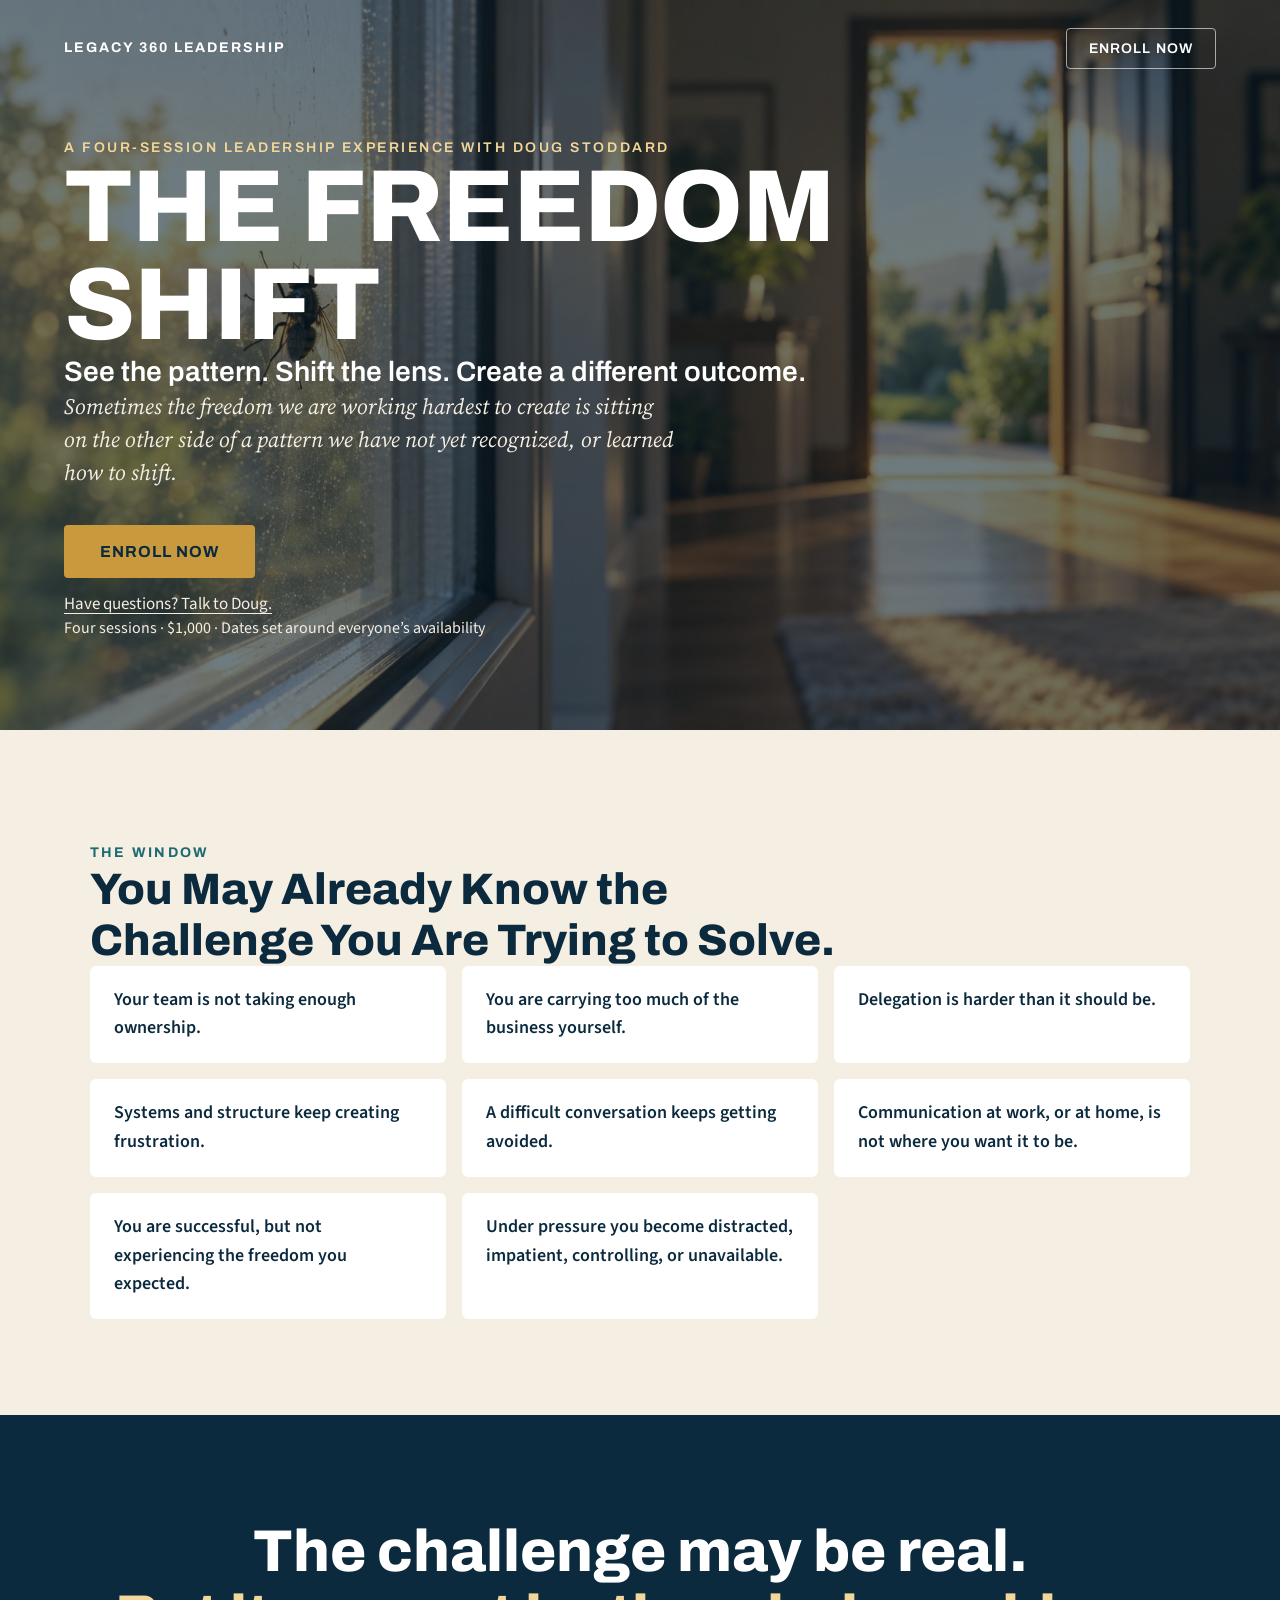
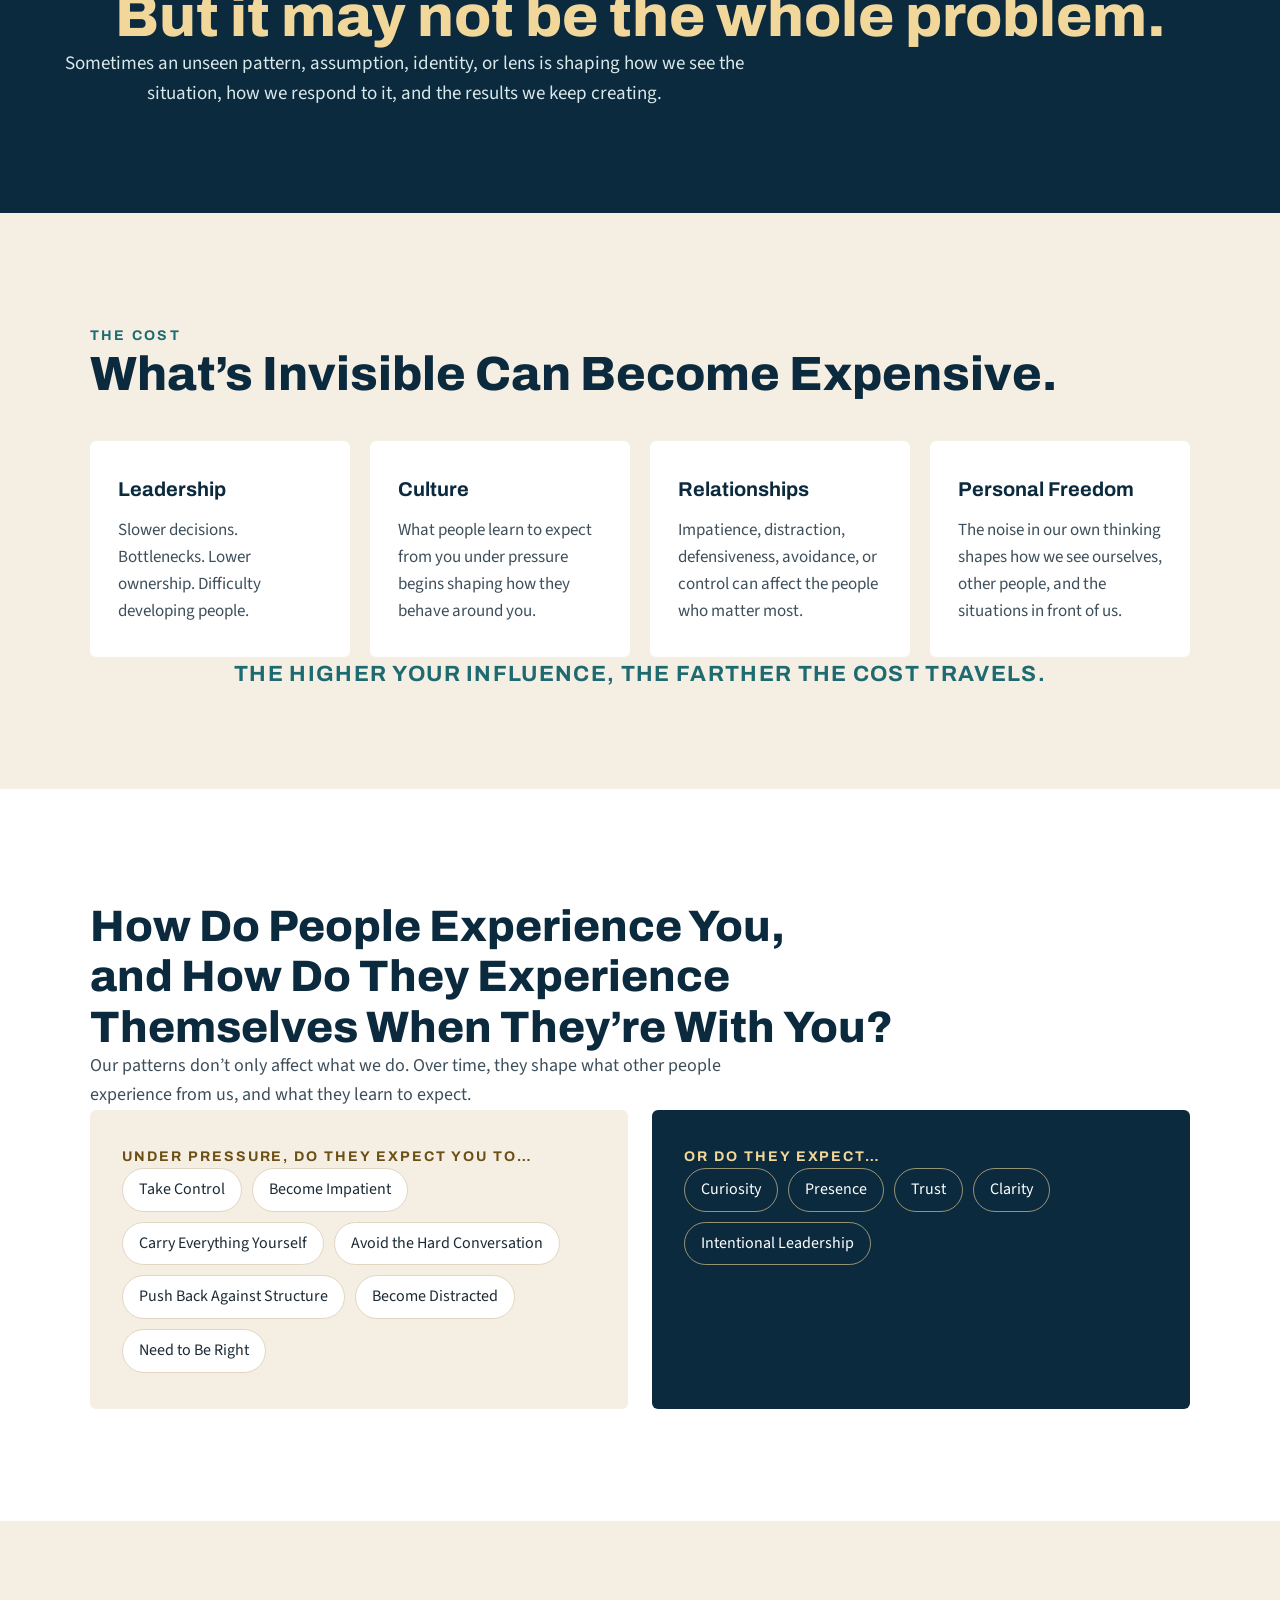
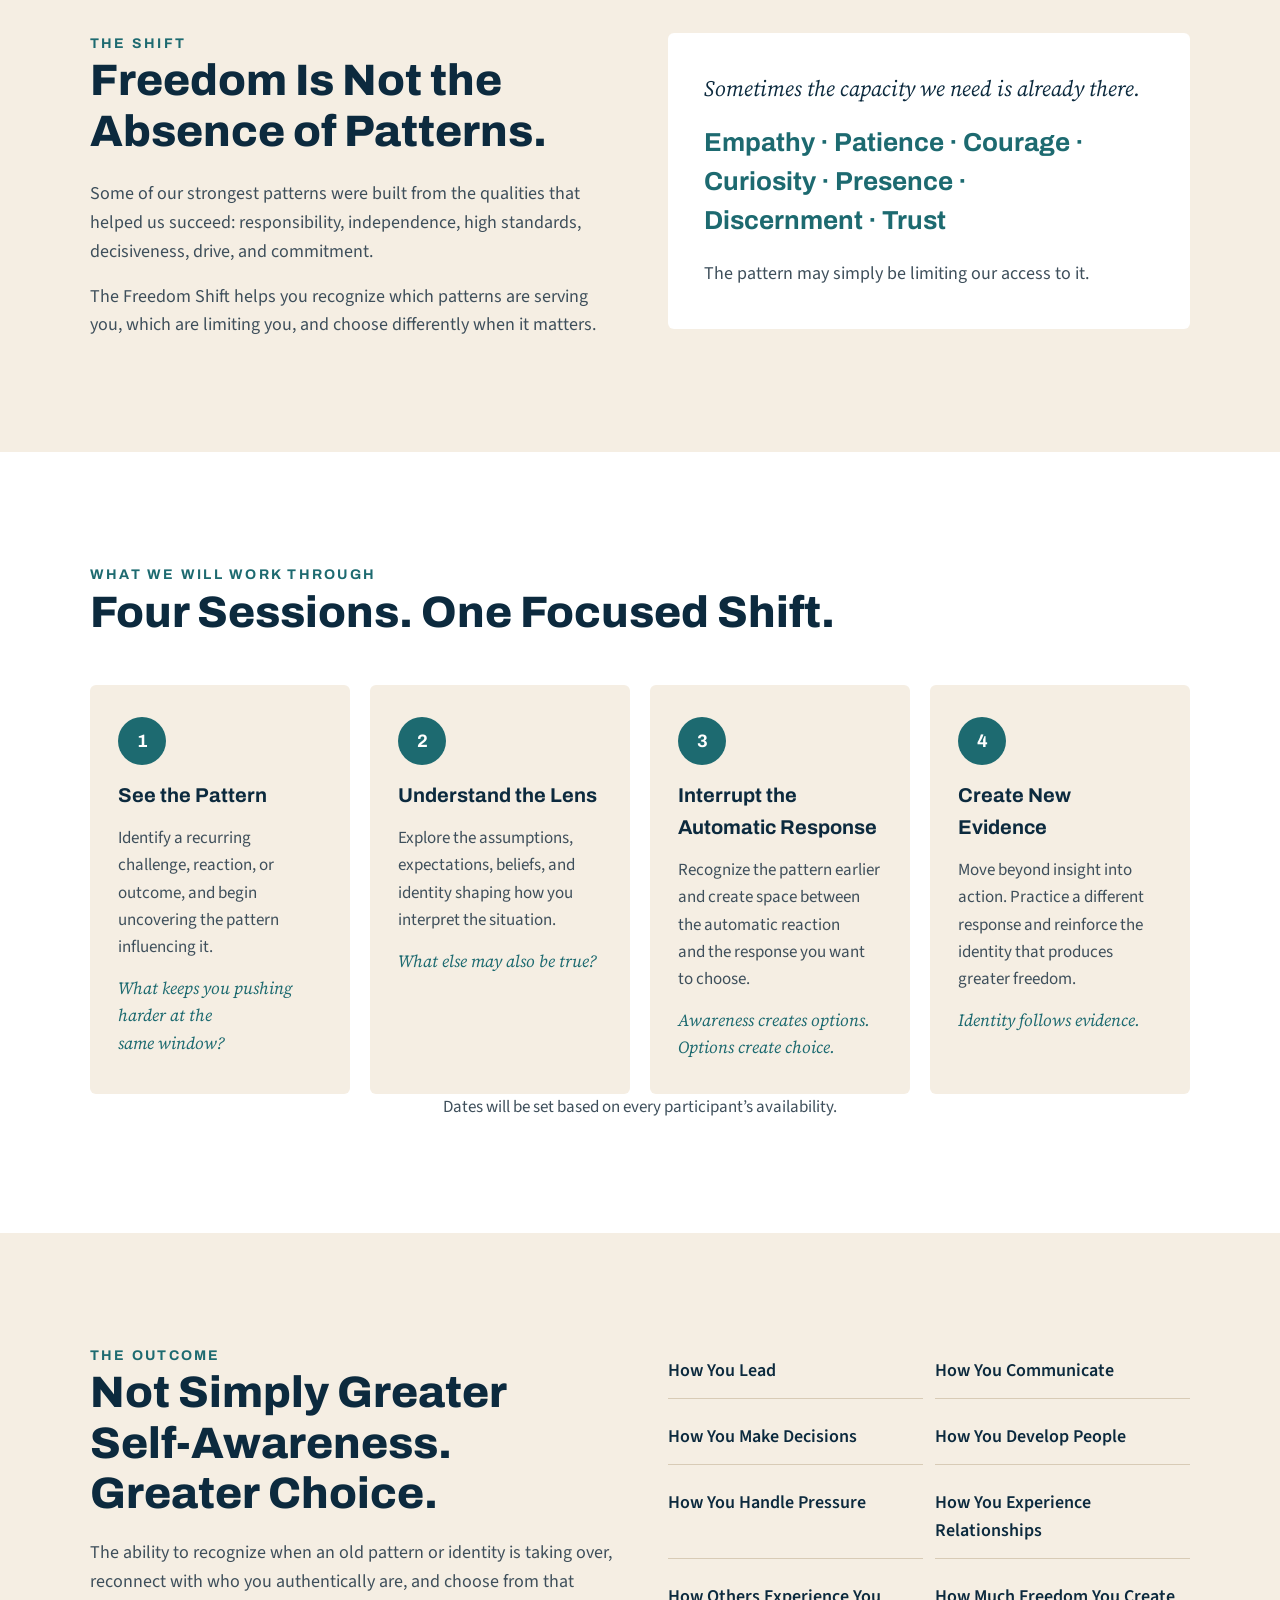
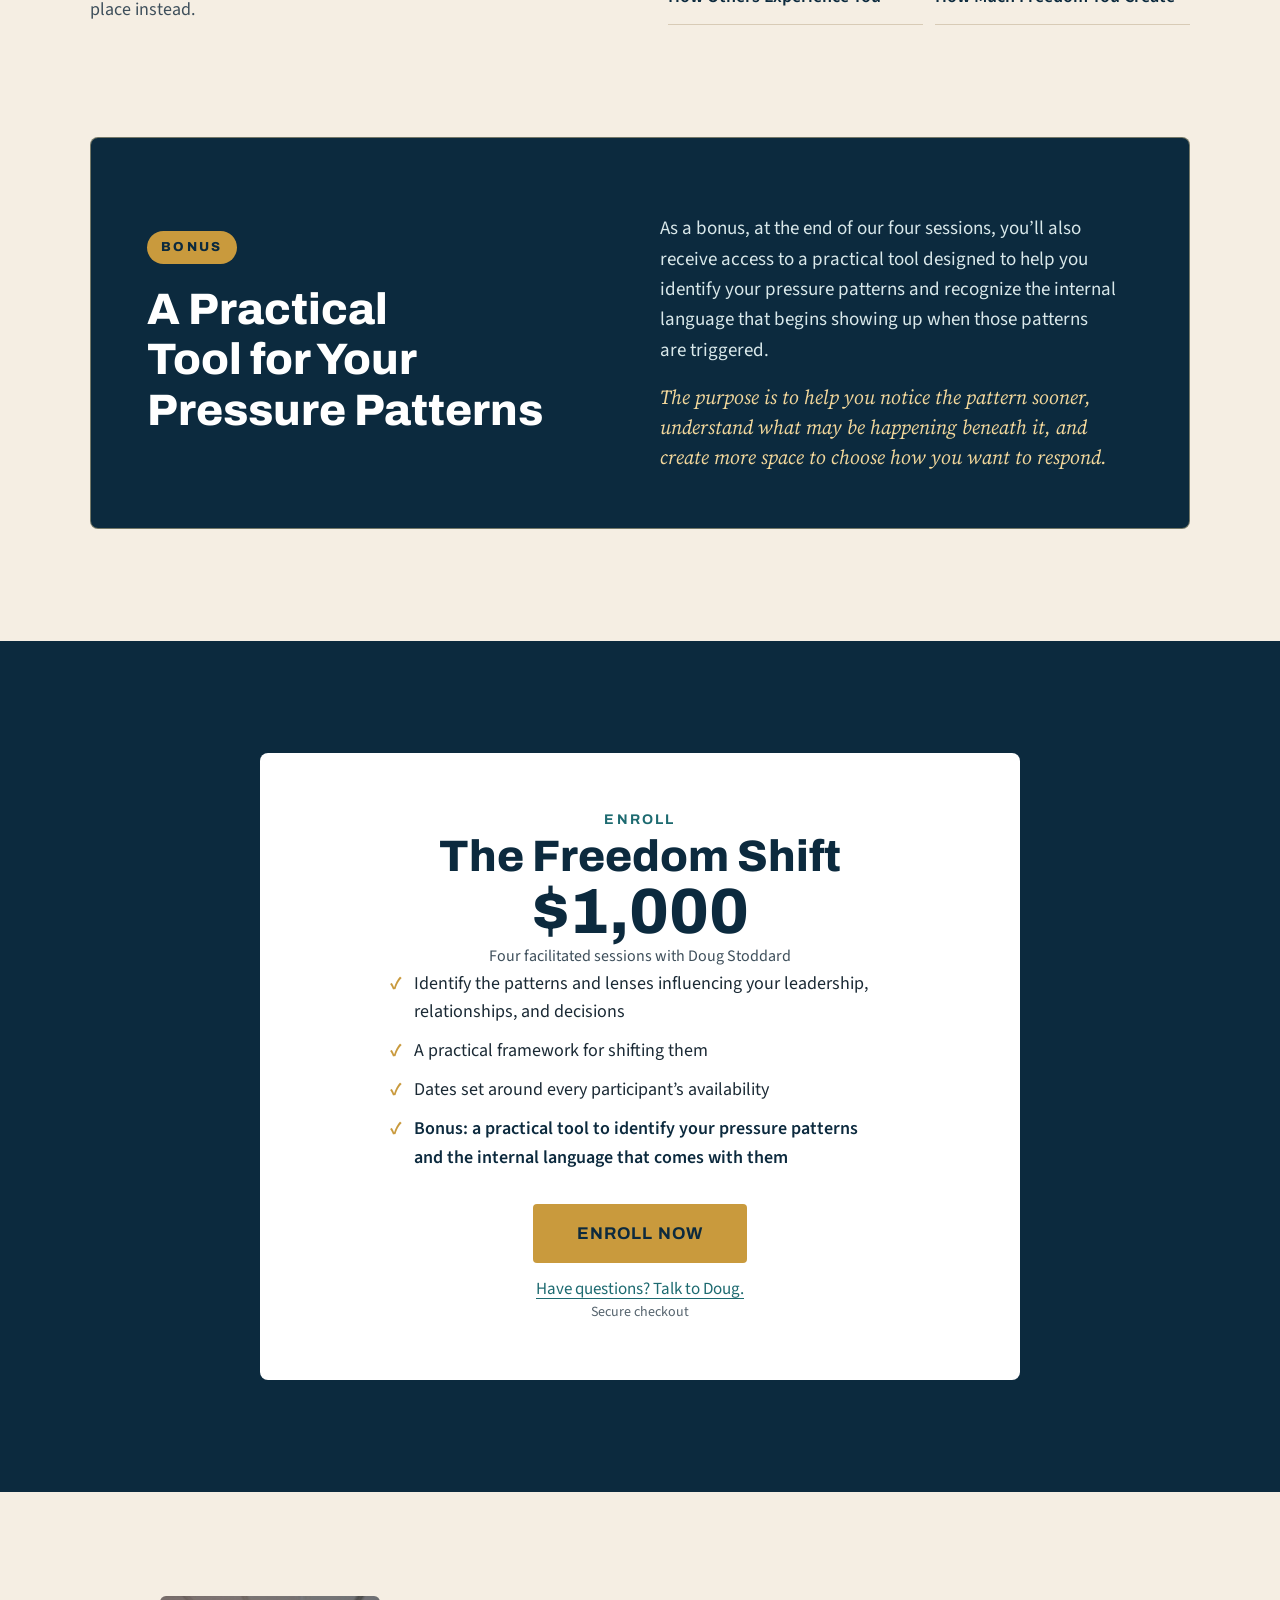
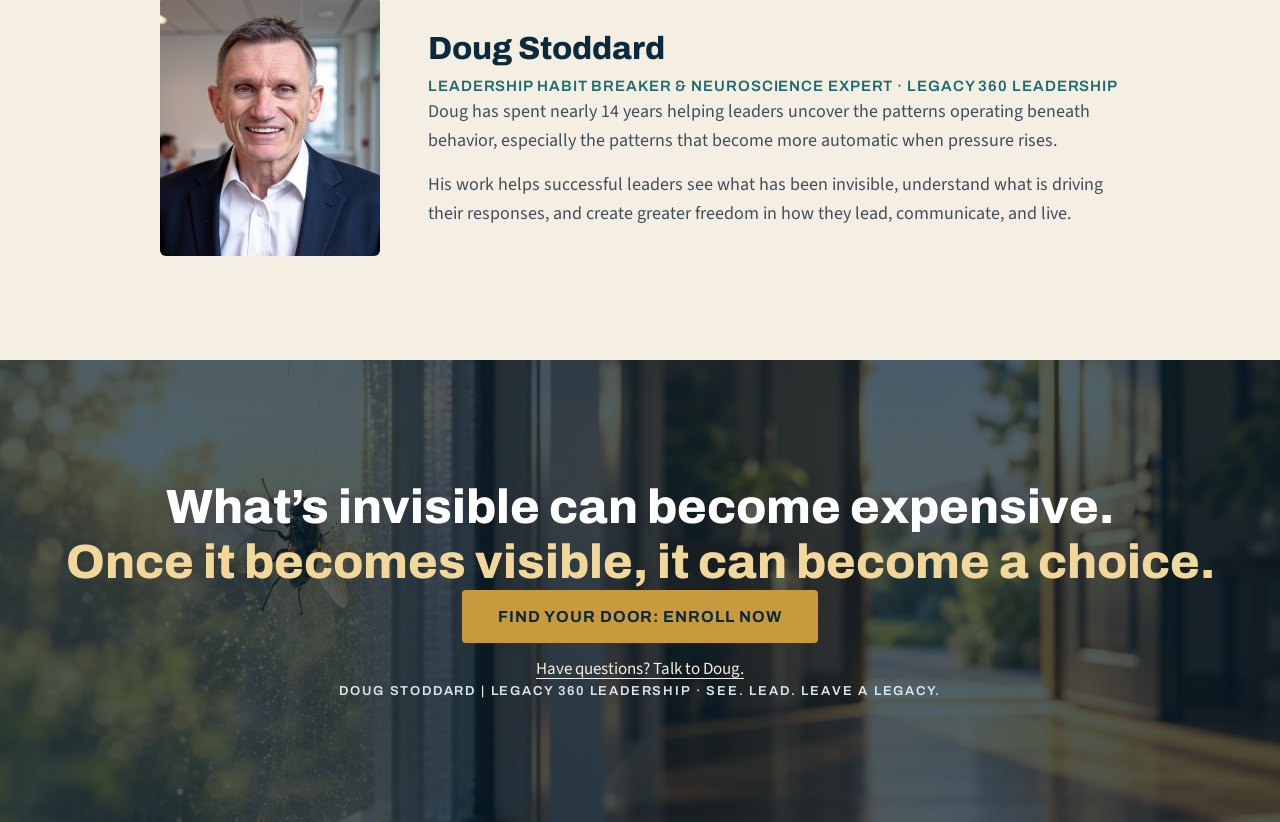
<file: index.html>
<!doctype html>
<html lang="en"><head><meta charset="utf-8"><meta name="viewport" content="width=device-width,initial-scale=1">
<title>The Freedom Shift | Doug Stoddard</title>

<style>html,body{margin:0;background:#F5EEE3}</style></head>
<body><div id="shift-root"></div><script src="loader.js" data-page="freedom-shift"></script></body></html>
</file>
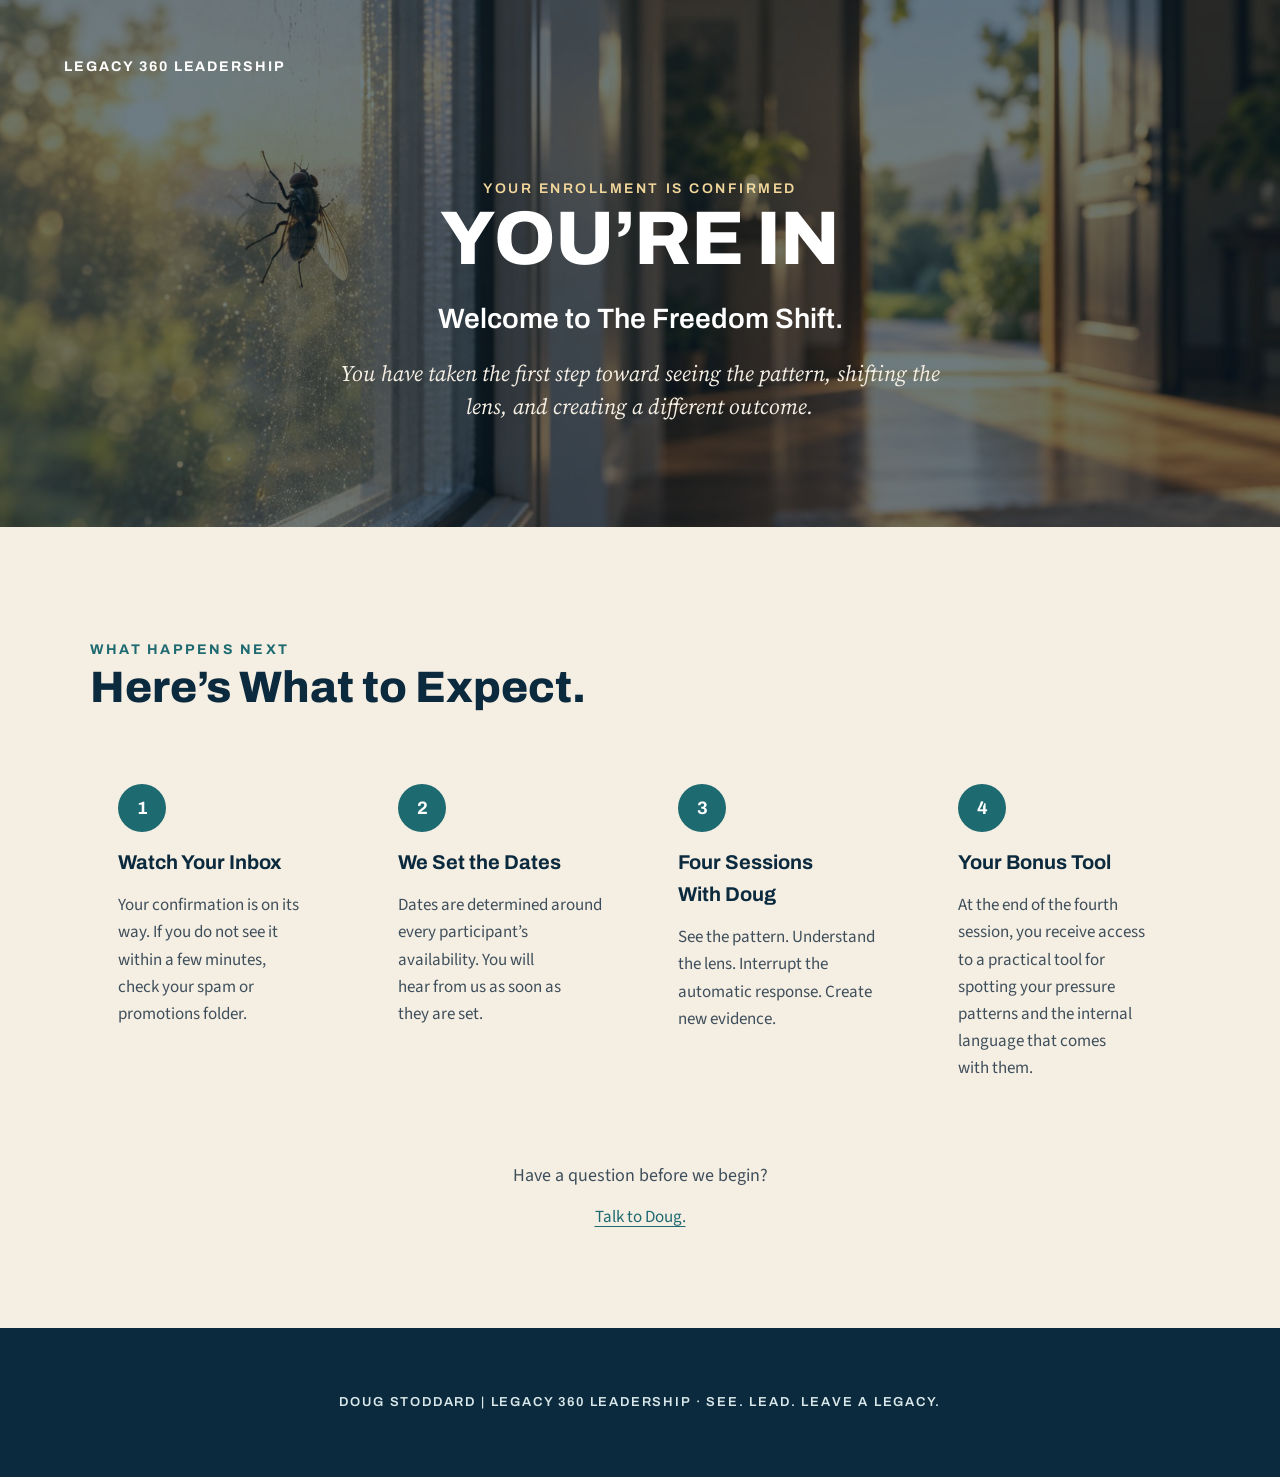
<file: thank-you.html>
<!doctype html>
<html lang="en"><head><meta charset="utf-8"><meta name="viewport" content="width=device-width,initial-scale=1">
<title>The Freedom Shift | Doug Stoddard</title>
<meta name="robots" content="noindex">
<style>html,body{margin:0;background:#F5EEE3}</style></head>
<body><div id="shift-root"></div><script src="loader.js" data-page="thank-you"></script></body></html>
</file>
